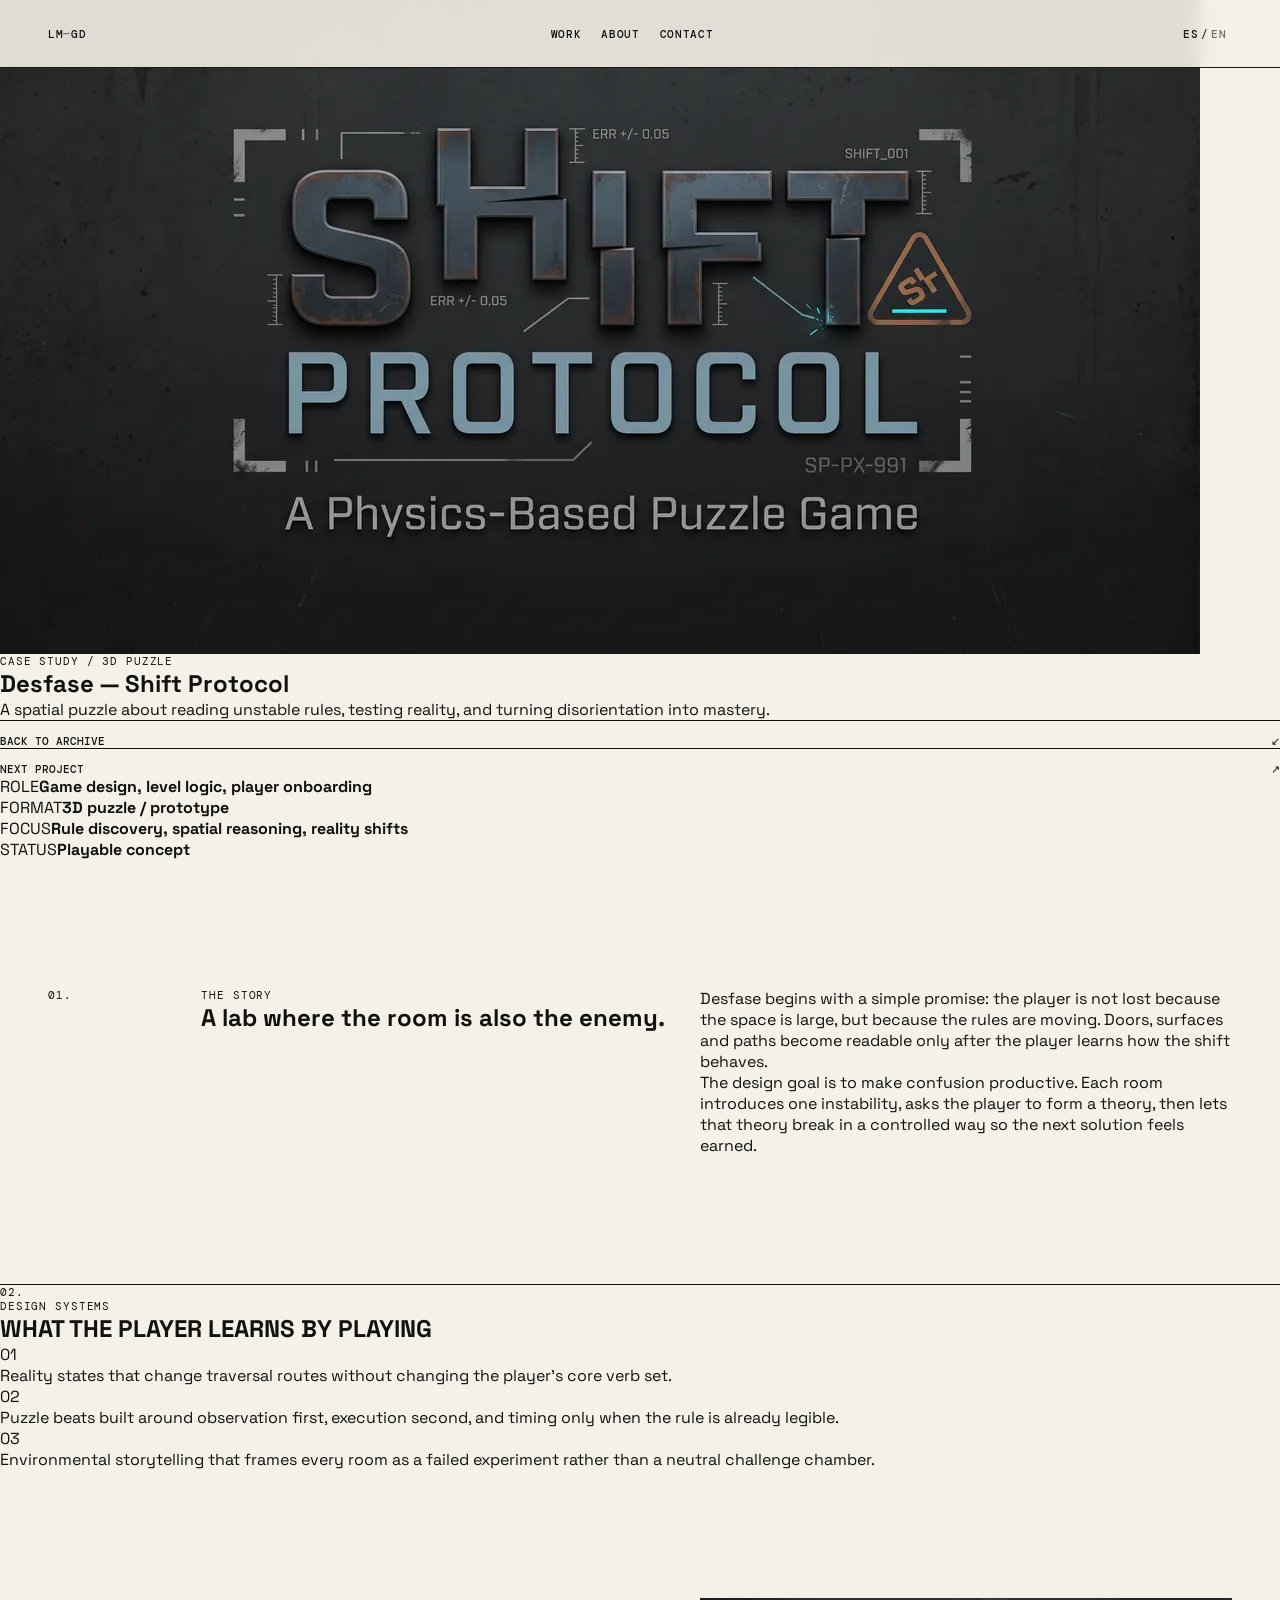
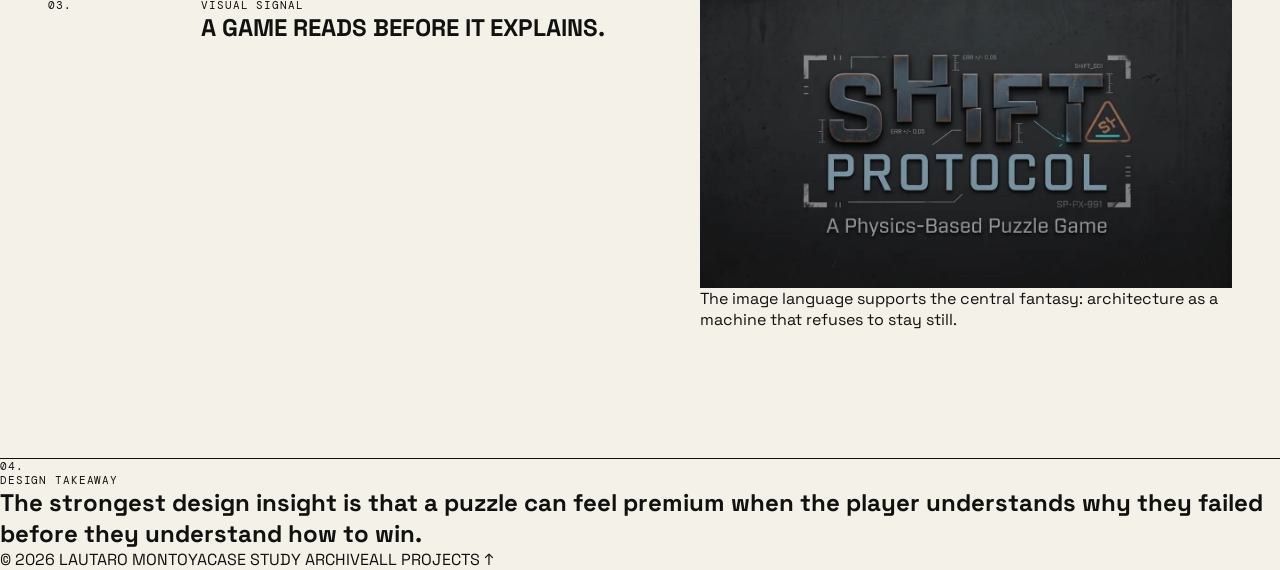
<file: project.html>
<!doctype html>
<html lang="en">
<head>
  <meta charset="utf-8">
  <meta name="viewport" content="width=device-width, initial-scale=1">
  <meta name="description" content="Project case study from Lautaro Montoya's game design portfolio.">
  <meta name="theme-color" content="#11110f">
  <title>Project Case Study — Lautaro Montoya</title>
  <link rel="preconnect" href="https://fonts.googleapis.com">
  <link rel="preconnect" href="https://fonts.gstatic.com" crossorigin>
  <link rel="stylesheet" href="https://fonts.googleapis.com/css2?family=DM+Mono:wght@400;500&family=Space+Grotesk:wght@400;500;600;700&display=swap">
  <link rel="stylesheet" href="styles.css?v=20260921">
  <script defer src="lib/manifest.js?v=20260920"></script>
  <script defer src="case-study.js?v=20260921"></script>
</head>
<body class="case-body">
  <a class="skip-link" href="#case-main">Skip to content</a>
  <header class="site-header site-header--dark">
    <a class="logo" href="index.html#top" aria-label="Lautaro Montoya, home">LM<span>—</span>GD</a>
    <nav aria-label="Case study navigation">
      <a href="index.html#work">WORK</a>
      <a href="index.html#about">ABOUT</a>
      <a href="index.html#contact">CONTACT</a>
    </nav>
    <button class="lang-toggle" type="button" aria-label="Switch language"><span>ES</span><b>/</b><span>EN</span></button>
  </header>

  <main id="case-main" class="case-shell" data-case-root>
    <section class="case-hero">
      <div class="case-hero__media"><img data-case-image src="assets/img/shift-protocol.webp" alt=""></div>
      <div class="case-hero__copy">
        <p class="eyebrow" data-case-kicker>CASE STUDY / GAME DESIGN</p>
        <h1 data-case-title>Loading case study</h1>
        <p data-case-summary></p>
        <div class="case-actions">
          <a class="arrow-link" href="index.html#work">BACK TO ARCHIVE <span>↙</span></a>
          <a class="arrow-link" data-next-case href="project.html?project=blood">NEXT PROJECT <span>↗</span></a>
        </div>
      </div>
    </section>

    <section class="case-meta" aria-label="Project facts">
      <div><span>ROLE</span><strong data-case-role></strong></div>
      <div><span>FORMAT</span><strong data-case-format></strong></div>
      <div><span>FOCUS</span><strong data-case-focus></strong></div>
      <div><span>STATUS</span><strong data-case-status></strong></div>
    </section>

    <section class="case-story grid-section">
      <p class="section-index">01.</p>
      <div class="case-copy-block">
        <p class="eyebrow" data-i18n="storyEyebrow">THE STORY</p>
        <h2 data-case-story-title></h2>
      </div>
      <div class="case-rich-text" data-case-story></div>
    </section>

    <section class="case-systems">
      <div class="case-section-heading">
        <p class="section-index">02.</p>
        <div><p class="eyebrow" data-i18n="systemsEyebrow">DESIGN SYSTEMS</p><h2 data-i18n="systemsTitle">WHAT THE PLAYER LEARNS BY PLAYING</h2></div>
      </div>
      <div class="case-system-grid" data-case-systems></div>
    </section>

    <section class="case-gallery grid-section">
      <p class="section-index">03.</p>
      <div class="case-copy-block">
        <p class="eyebrow" data-i18n="galleryEyebrow">VISUAL SIGNAL</p>
        <h2 data-i18n="galleryTitle">A GAME READS BEFORE IT EXPLAINS.</h2>
      </div>
      <div class="case-gallery-frame">
        <img data-case-gallery-image src="assets/img/shift-protocol.webp" alt="">
        <p data-case-gallery-note></p>
      </div>
    </section>

    <section class="case-outcome">
      <p class="section-index">04.</p>
      <div>
        <p class="eyebrow" data-i18n="outcomeEyebrow">DESIGN TAKEAWAY</p>
        <h2 data-case-outcome></h2>
      </div>
    </section>
  </main>

  <footer class="case-footer"><span>© <span id="year"></span> LAUTARO MONTOYA</span><span>CASE STUDY ARCHIVE</span><a href="index.html#work">ALL PROJECTS ↑</a></footer>
</body>
</html>
</file>
<file: styles.css>
/* =========================================================== base */
:root{
  --paper:#f4f1e8;--ink:#11110f;--acid:#d7ff38;--red:#e82316;--muted:#6f6d66;--line:#181817;
  --mono:"DM Mono",ui-monospace,monospace;--sans:"Space Grotesk",Arial,sans-serif;
  --ease:cubic-bezier(.16,1,.3,1);--header:64px;--gutter:1rem
}
*{box-sizing:border-box;margin:0}
html{scroll-behavior:smooth;-webkit-text-size-adjust:100%;background:var(--paper)}
body{background:var(--paper);color:var(--ink);font-family:var(--sans);overflow-x:clip;text-rendering:optimizeLegibility}
a{color:inherit;text-decoration:none}
img{display:block;max-width:100%;height:auto}
button{font:inherit;color:inherit;background:none;border:0;cursor:pointer}
:focus-visible{outline:2px solid var(--red);outline-offset:3px}
.sr-only{position:absolute;width:1px;height:1px;overflow:hidden;clip:rect(0 0 0 0);white-space:nowrap}
.skip-link{position:fixed;top:-5rem;left:1rem;z-index:200;padding:.7rem;background:var(--acid);font:500 .75rem var(--mono)}
.skip-link:focus{top:1rem}

/* Bilingüe: el idioma que no corresponde se oculta */
html[lang="en"] [data-lang="es"],html[lang="es"] [data-lang="en"]{display:none!important}

.eyebrow,.section-index{font:400 .68rem var(--mono);letter-spacing:.08em}
h1 em,h2 em,h3 em{font-style:normal;color:var(--red)}

/* =========================================================== header */
.site-header{position:fixed;z-index:50;top:0;left:0;width:100%;height:var(--header);display:grid;grid-template-columns:auto minmax(0,1fr) auto;gap:1rem;align-items:center;padding:0 var(--gutter);border-bottom:1px solid var(--line);background:color-mix(in srgb,var(--paper) 90%,transparent);backdrop-filter:blur(10px);-webkit-backdrop-filter:blur(10px)}
.logo,.site-header nav,.lang-toggle{font:500 .7rem var(--mono);letter-spacing:.06em}
.logo span{color:var(--muted)}
.site-header nav{display:flex;justify-content:center;gap:.25rem;overflow-x:auto;scrollbar-width:none}
.site-header nav a{padding:.45rem .5rem;white-space:nowrap}
.site-header nav a,.lang-toggle{transition:background .18s,color .18s}
.site-header nav a:hover,.lang-toggle:hover{background:var(--ink);color:var(--paper)}
.lang-toggle{padding:.45rem .35rem}
.lang-toggle b{padding:0 .15rem;font-weight:400}
.lang-toggle span:last-child,.lang-toggle.is-es span:first-child{color:var(--muted)}
.lang-toggle.is-es span:last-child{color:inherit}

/* =========================================================== hero */
.hero{min-height:100vh;min-height:100svh;display:flex;align-items:end;padding-top:var(--header);border-bottom:1px solid var(--line);position:relative}
.hero-grid{width:100%;display:grid;grid-template-columns:repeat(12,1fr);gap:1px;background:var(--line)}
.hero-grid>*{background:var(--paper);padding:1rem;grid-column:span 12}
.hero-label{font:400 .62rem var(--mono);letter-spacing:.08em}
.hero-main{display:flex;flex-direction:column;justify-content:end;min-height:clamp(220px,34vw,420px)}
.hero h1{font-size:clamp(3.2rem,12vw,12.5rem);line-height:.8;letter-spacing:-.08em;font-weight:700;margin-top:.55rem}
.hero-side{display:flex;flex-direction:column;gap:1.4rem;justify-content:space-between;font-size:1.05rem;line-height:1.2}
.now-building{display:grid;grid-template-columns:auto 1fr;align-items:center;gap:.25rem .6rem;padding:.8rem;background:var(--ink);color:var(--paper);font:500 .62rem var(--mono);letter-spacing:.06em;transition:background .2s}
.now-building b{grid-column:2;font:700 1.05rem var(--sans);letter-spacing:-.02em;color:var(--acid)}
.now-building:hover{background:var(--red)}
.now-building:hover b{color:var(--paper)}
.pulse{width:.55rem;height:.55rem;border-radius:50%;background:var(--acid);box-shadow:0 0 0 0 rgba(215,255,56,.7);animation:pulse 1.6s infinite}
.arrow-link{font:500 .68rem var(--mono);border-top:1px solid;padding-top:.8rem;display:flex;justify-content:space-between}
.hero-stamp{position:absolute;right:1rem;top:calc(var(--header) + 1rem);width:4.8rem;height:4.8rem;border:1px solid;border-radius:50%;display:grid;place-content:center;text-align:center;font:400 .55rem/1 var(--mono);animation:spin 14s linear infinite}

.ticker{overflow:hidden;border-bottom:1px solid var(--line);white-space:nowrap;background:var(--acid);font:500 .85rem var(--mono);padding:.78rem 0}
.ticker div{display:inline-flex;gap:1.5rem;animation:marquee 30s linear infinite}
.ticker i{font-style:normal}

/* =========================================================== KIA destacado (home) */
.spotlight{display:grid;grid-template-columns:1fr;background:#0b1018;color:#eef1f4;border-bottom:1px solid var(--line)}
.spotlight-media{position:relative;background:#000;align-self:stretch;display:flex;align-items:center}
.spotlight-media img{width:100%;height:auto;image-rendering:pixelated}
.spotlight-tag{position:absolute;left:.75rem;top:.75rem;padding:.35rem .5rem;background:var(--acid);color:var(--ink);font:500 .58rem var(--mono);letter-spacing:.05em}
.spotlight-copy{padding:2.5rem var(--gutter) 3rem;display:flex;flex-direction:column;gap:1.1rem}
.spotlight-copy .eyebrow{color:#9fb2c4}
.spotlight h2{font-size:clamp(2.8rem,8vw,6.6rem);line-height:.84;letter-spacing:-.075em}
.spotlight h2 em{color:#4fd18b}
.spotlight-question{font:500 1.15rem/1.25 var(--sans);color:#f2b45a}
.spotlight-copy>p:not(.eyebrow):not(.spotlight-question){max-width:36rem;line-height:1.45;color:#c9d2db}
.spotlight-stats{display:grid;grid-template-columns:repeat(3,1fr);border-top:1px solid #2a3442;border-bottom:1px solid #2a3442}
.spotlight-stats div{padding:.9rem .6rem .9rem 0}
.spotlight-stats div+div{padding-left:.8rem;border-left:1px solid #2a3442}
.spotlight-stats dt{font:700 clamp(1.5rem,4vw,2.4rem)/1 var(--sans);letter-spacing:-.05em}
.spotlight-stats dd{margin-top:.35rem;font:400 .6rem/1.3 var(--mono);color:#9fb2c4}
.button-primary{align-self:flex-start;display:inline-flex;gap:.8rem;padding:1rem 1.2rem;background:var(--acid);color:var(--ink);font:500 .72rem var(--mono);letter-spacing:.06em;transition:transform .25s var(--ease),background .2s}
.button-primary:hover{transform:translateX(4px);background:#fff}

/* =========================================================== secciones */
.grid-section{display:grid;grid-template-columns:1fr;gap:2rem;padding:5rem var(--gutter);border-bottom:1px solid}
.intro-copy h2,.principles h2,.work h2,.contact h2{font-size:clamp(2.5rem,7.4vw,8rem);line-height:.86;letter-spacing:-.075em;margin-top:.7rem}
.intro-side{display:grid;grid-template-columns:1fr;gap:1rem;font-size:.98rem;line-height:1.35}
.intro-side p+p{margin-top:.8rem}
.intro-side img{width:100%;max-width:340px;aspect-ratio:4/5;object-fit:cover;object-position:50% 20%;border:1px solid var(--line)}
.stats{display:grid;grid-template-columns:repeat(3,1fr);border-bottom:1px solid}
.stats div{padding:1rem;border-right:1px solid}
.stats div:last-child{border:0}
.stats strong{display:block;font-size:clamp(2rem,6vw,5.5rem);letter-spacing:-.08em;line-height:1}
.stats>div>span{display:block;margin-top:.4rem;font:400 .56rem/1.3 var(--mono)}

/* =========================================================== proyectos */
.work{padding:5rem var(--gutter);border-bottom:1px solid}
.work-heading{display:grid;grid-template-columns:45px 1fr;gap:1rem;margin-bottom:3rem}
.work-note{grid-column:2;font:400 .68rem var(--mono);align-self:end}
.project-list{border-top:1px solid}
.project{display:grid;grid-template-columns:35px 1fr 35px;gap:.75rem;padding:1rem 0;border-bottom:1px solid;position:relative;cursor:pointer;transition:background .25s,color .25s}
.project-number{font:400 .65rem var(--mono)}
.project-image{grid-column:span 2;position:relative;overflow:hidden;aspect-ratio:1.5;background:#111}
.project-image img{width:100%;height:100%;object-fit:cover;filter:saturate(.75);transition:filter .5s var(--ease),transform .7s var(--ease)}
.project-image span{position:absolute;top:.6rem;left:.6rem;padding:.35rem .45rem;background:var(--acid);color:var(--ink);font:500 .56rem var(--mono)}
.project-info{grid-column:span 2}
.project h3{font-size:clamp(1.55rem,4vw,3.5rem);letter-spacing:-.06em;line-height:.9}
.project-info p{max-width:32rem;margin-top:.8rem;font-size:.95rem;line-height:1.3}
.project-info .project-status{font:500 .62rem var(--mono);letter-spacing:.06em;color:#14853b}
.project-trigger{position:absolute;right:0;bottom:.75rem;width:2.5rem;height:2.5rem;display:grid;place-items:center;font-size:1.6rem;transition:transform .3s var(--ease)}
.project--featured .project-image img{filter:none}
@media(hover:hover){
  .project:hover{background:var(--ink);color:var(--paper)}
  .project:hover .project-image img{filter:invert(1) grayscale(1);transform:scale(1.04)}
  .project--featured:hover .project-image img{filter:saturate(1.2) contrast(1.05)}
  .project:hover .project-trigger{transform:translate(5px,-5px)}
  .project:hover h3 em{color:var(--acid)}
  .project:hover .project-status{color:var(--acid)}
}

.principles{background:var(--ink);color:var(--paper)}
.principles h2 em{color:var(--acid)}
.principles ol{list-style:none;padding:0;border-top:1px solid #777}
.principles li{display:grid;grid-template-columns:3rem 1fr;gap:1rem;padding:.9rem 0;border-bottom:1px solid #777;font-size:clamp(1rem,2.2vw,1.7rem);line-height:1.1}
.principles li>span{font:400 .65rem var(--mono);color:var(--acid)}
.contact{display:grid;grid-template-columns:45px 1fr;gap:1rem;padding:5rem var(--gutter);min-height:75vh;border-bottom:1px solid}
.contact>div{min-width:0}
.contact h2{font-size:clamp(2rem,9.5vw,11rem)}
.contact-links{grid-column:2;display:flex;flex-direction:column;align-items:flex-start;gap:.75rem;margin-top:2rem}
.contact-links a{font:500 .7rem var(--mono);padding:.8rem;border:1px solid;transition:background .2s,color .2s}
.contact-links a:hover{background:var(--ink);color:var(--acid)}
.contact-links p{margin-top:1rem;font-size:.85rem;line-height:1.35}
.site-footer{display:flex;flex-wrap:wrap;justify-content:space-between;gap:1rem;padding:1rem var(--gutter);font:400 .58rem var(--mono)}

/* =========================================================== efectos */
.cursor-coords{display:none;position:fixed;left:0;top:0;z-index:300;pointer-events:none;font:500 .6rem var(--mono);background:var(--acid);color:var(--ink);padding:.25rem;opacity:0}
.cursor-coords.is-ready{opacity:1}
.splash{position:fixed;inset:0;z-index:400;background:var(--ink);color:var(--acid);display:none;align-items:center;justify-content:space-between;padding:1rem;font:500 .7rem var(--mono)}
.splash.is-playing{display:flex;animation:splash-out .6s 1.1s var(--ease) forwards}
.splash span:first-child{font-size:2rem;letter-spacing:-.1em}
.reveal{opacity:0;transform:translateY(24px);transition:opacity .8s var(--ease),transform .8s var(--ease)}
.reveal.is-visible{opacity:1;transform:none}
.no-js .reveal{opacity:1;transform:none}
@keyframes marquee{to{transform:translateX(-50%)}}
@keyframes spin{to{rotate:360deg}}
@keyframes splash-out{to{transform:translateY(-100%);visibility:hidden}}
@keyframes pulse{70%{box-shadow:0 0 0 8px rgba(215,255,56,0)}100%{box-shadow:0 0 0 0 rgba(215,255,56,0)}}

/* =========================================================== modal de casos */
.case-modal{position:fixed;inset:0;z-index:100;opacity:0;transition:opacity .25s ease}
.case-modal[hidden]{display:none}
.case-modal.is-open{opacity:1}
.case-modal-backdrop{position:absolute;inset:0;background:rgba(17,17,15,.84);backdrop-filter:blur(8px);-webkit-backdrop-filter:blur(8px)}
.case-modal-dialog{position:relative;width:100%;height:100%;overflow:auto;overscroll-behavior:contain;background:var(--paper);color:var(--ink);transform:translateY(24px);transition:transform .4s var(--ease)}
.case-modal-dialog:focus{outline:none}
.case-modal.is-open .case-modal-dialog{transform:none}
.case-modal-close{position:absolute;z-index:3;top:.6rem;right:.6rem;width:2.6rem;height:2.6rem;display:grid;place-items:center;border:1px solid var(--line);background:var(--paper);font-size:1.5rem;line-height:1}
.case-modal-close:hover,.case-modal-footer button:hover{background:var(--ink);color:var(--acid)}
.case-modal-topline{display:flex;justify-content:space-between;gap:1rem;padding:1.1rem 4rem 1.1rem 1rem;border-bottom:1px solid var(--line);font:400 .62rem var(--mono);letter-spacing:.08em}
.case-modal-hero{display:grid;grid-template-columns:1fr;border-bottom:1px solid var(--line)}
.case-modal-gallery{min-width:0;background:var(--ink)}
.case-modal-image{position:relative;height:clamp(240px,52vw,440px);display:flex;align-items:center;justify-content:center}
.case-modal-image img{width:100%;height:100%;object-fit:contain}
.gallery-nav{position:absolute;top:50%;transform:translateY(-50%);width:2.4rem;height:3rem;background:rgba(17,17,15,.7);color:var(--paper);font-size:1.6rem}
.gallery-nav:hover{background:var(--acid);color:var(--ink)}
.gallery-nav--prev{left:0}.gallery-nav--next{right:0}
.has-single-image .gallery-nav,.has-single-image .case-modal-thumbs{display:none}
.case-modal-thumbs{display:flex;gap:.5rem;padding:.75rem;overflow-x:auto;border-top:1px solid rgba(255,255,255,.12)}
.case-modal-thumb{flex:0 0 76px;height:54px;padding:0;border:1px solid rgba(255,255,255,.2);overflow:hidden;opacity:.55;transition:opacity .2s}
.case-modal-thumb:hover,.case-modal-thumb.is-active{opacity:1;border-color:var(--acid)}
.case-modal-thumb img{width:100%;height:100%;object-fit:cover}
.case-modal-heading{min-width:0;padding:2rem 1rem;display:flex;flex-direction:column;justify-content:flex-end}
.case-modal-heading p:first-child{font:400 .62rem var(--mono);letter-spacing:.08em;margin-bottom:.7rem;color:var(--red)}
.case-modal-heading h2{font-size:clamp(2.2rem,6vw,5rem);line-height:.86;letter-spacing:-.07em}
.case-modal-heading p:last-child{max-width:38rem;margin-top:1rem;font-size:1.05rem;line-height:1.25}
.case-modal-content{display:grid;grid-template-columns:1fr}
.case-modal-content section{padding:1.4rem 1rem;border-bottom:1px solid var(--line)}
.case-modal-label{margin-bottom:.65rem;font:500 .62rem var(--mono);letter-spacing:.08em;color:var(--muted)}
.case-modal-content section p:last-child{max-width:52rem;font-size:1rem;line-height:1.45}
.case-modal-footer{display:flex;flex-wrap:wrap;align-items:center;justify-content:space-between;gap:1rem;padding:1rem;font:400 .6rem var(--mono)}
.case-modal-footer button{padding:.65rem .8rem;border:1px solid var(--line);font:500 .62rem var(--mono)}
body.case-modal-open{overflow:hidden}

/* =========================================================== responsive (home) */
@media(min-width:720px){
  :root{--gutter:2rem;--header:68px}
  .hero-grid>*{padding:1.4rem}
  .hero-label{grid-column:span 2}
  .hero-main{grid-column:span 7}
  .hero-side{grid-column:span 3}
  .grid-section{grid-template-columns:1.3fr 5fr 5.7fr;padding:8rem var(--gutter)}
  .intro-copy{grid-column:2}
  .intro-side{grid-column:3;grid-template-columns:minmax(0,1fr) minmax(0,1.1fr);align-items:end;gap:1.5rem}
  .stats div{padding:1.5rem 2rem}
  .work{padding:8rem var(--gutter)}
  .work-heading{grid-template-columns:1.3fr 5fr 5.7fr}
  .work-note{grid-column:auto}
  .project{grid-template-columns:1.3fr 3.2fr 5.2fr 1fr;gap:1rem;padding:1.3rem 0;align-items:start}
  .project-image{grid-column:auto;aspect-ratio:1.3}
  .project-info{grid-column:auto;padding-top:.3rem}
  .project-trigger{position:static;justify-self:end}
  .principles-copy{grid-column:2}
  .principles ol{grid-column:3}
  .contact{grid-template-columns:1.3fr 5fr 5.7fr;padding:8rem var(--gutter)}
  .contact-links{grid-column:3;margin-top:0;align-self:end}
  .cursor-coords{display:block}
  .case-modal-dialog{width:min(1100px,calc(100% - 4rem));height:auto;max-height:90vh;margin:5vh auto;border:1px solid var(--line);box-shadow:0 30px 80px rgba(0,0,0,.35)}
  .case-modal-close{top:1rem;right:1rem}
  .case-modal-topline{padding:1.2rem 5rem 1.2rem 2rem}
  .case-modal-hero{grid-template-columns:minmax(0,1.35fr) minmax(280px,1fr)}
  .case-modal-image{height:380px}
  .case-modal-thumb{flex-basis:88px;height:62px}
  .case-modal-heading{padding:2rem}
  .case-modal-content{grid-template-columns:1fr 1fr}
  .case-modal-content section{padding:2rem}
  .case-modal-content section:nth-child(odd){border-right:1px solid var(--line)}
  .case-modal-content .case-modal-wide{grid-column:1/-1;border-right:0}
  .case-modal-footer{padding:1.2rem 2rem}
}
@media(min-width:960px){
  .spotlight{grid-template-columns:1.25fr 1fr}
  .spotlight-copy{padding:3.5rem 2.5rem;justify-content:center}
}
@media(min-width:1280px){
  :root{--gutter:3rem}
  .hero-grid>*{padding:2rem}
  .hero-side{font-size:1.2rem}
  .project--featured{grid-template-columns:1.3fr 3.2fr 3.2fr 2fr 1fr}
  .project--featured .project-image{grid-column:span 2}
  .project--featured .project-info{padding-left:1rem}
  .project-info p{font-size:1rem}
}
@media(max-width:520px){
  .site-header{gap:.5rem}
  .hero{min-height:0;padding-top:calc(var(--header) + 2.5rem)}
  .hero-main{min-height:0}
  .site-header nav{justify-content:flex-start}
  .site-header nav a{padding:.45rem .3rem}
  .hero-stamp{display:none}
}
@media(prefers-reduced-motion:reduce){
  *,*::before,*::after{animation-duration:.001ms!important;animation-iteration-count:1!important;transition-duration:.001ms!important;scroll-behavior:auto!important}
  .reveal{opacity:1;transform:none}
}

/* =========================================================== página de KIA */
.page-kia{
  --night:#0b1018;--night-2:#111a26;--panel:#16212f;--edge:#253246;--text:#e7ecf1;--soft:#a9b6c4;
  --kia-green:#4fd18b;--lamp:#f2b45a;--blood:#e0533f;--you:#3f7ee8;--px:"Press Start 2P",var(--mono);
  background:var(--night);color:var(--text)
}
html:has(.page-kia){background:#0b1018}
.page-kia .site-header{background:color-mix(in srgb,#0b1018 88%,transparent);border-color:var(--edge);color:var(--text)}
.page-kia .site-header nav a:hover,.page-kia .lang-toggle:hover{background:var(--text);color:var(--night)}
.page-kia .logo span,.page-kia .lang-toggle span:last-child,.page-kia .lang-toggle.is-es span:first-child{color:#6b7b8e}
.page-kia .lang-toggle.is-es span:last-child{color:inherit}
.page-kia :focus-visible{outline-color:var(--lamp)}
.page-kia h2 em,.page-kia h1 em{color:var(--kia-green)}
.page-kia .eyebrow{color:var(--lamp)}
.page-kia img.px{image-rendering:pixelated}

.kia-hero{position:relative;padding:calc(var(--header) + 1.5rem) var(--gutter) 3rem;background:radial-gradient(ellipse at 50% 30%,#14202e 0%,var(--night) 70%)}
.kia-hero-inner{max-width:1200px;width:100%;margin:0 auto;display:grid;gap:2rem;align-items:center}
.kia-cover{margin:0}
.kia-cover img{width:100%;border:1px solid var(--edge);box-shadow:0 30px 80px rgba(0,0,0,.55),0 0 0 6px #070a10}
.kia-hero-copy{display:grid;gap:1.4rem;align-content:center}
.kia-kicker{font:400 .58rem/1.6 var(--px);color:var(--text);letter-spacing:.04em}
.kia-question{max-width:34rem;font:500 clamp(1.15rem,2.6vw,1.6rem)/1.2 var(--sans);color:var(--lamp)}
.kia-meta{display:grid;grid-template-columns:repeat(2,1fr);border-top:1px solid var(--edge);max-width:900px}
.kia-meta div{padding:.9rem .8rem .2rem 0}
.kia-meta dt{font:400 .6rem var(--mono);color:var(--soft);letter-spacing:.08em}
.kia-meta dd{margin-top:.35rem;font-size:.95rem;line-height:1.25}

.kia-section{padding:5rem var(--gutter);border-top:1px solid var(--edge)}
.kia-wrap{max-width:1200px;margin:0 auto}
.kia-head{display:grid;gap:1rem;margin-bottom:2.5rem;max-width:880px}
.kia-head h2{font-size:clamp(2.2rem,6vw,5rem);line-height:.88;letter-spacing:-.065em}
.kia-head p:not(.eyebrow){font-size:1.08rem;line-height:1.5;color:var(--soft);max-width:44rem}
.kia-lead{font-size:clamp(1.25rem,2.4vw,1.75rem);line-height:1.35;max-width:52rem}
.kia-lead strong{color:var(--lamp);font-weight:500}
.kia-text{font-size:1.02rem;line-height:1.6;color:var(--soft);max-width:44rem}
.kia-text strong{color:var(--text);font-weight:600}

.kia-two{display:grid;gap:2rem;align-items:center}
.kia-figure{margin:0}
.kia-figure img{width:100%;border:1px solid var(--edge);background:#000}
.kia-figure figcaption{margin-top:.6rem;font:400 .66rem/1.5 var(--mono);color:var(--soft)}
[data-zoom]{cursor:zoom-in;transition:filter .2s,transform .3s var(--ease)}
[data-zoom]:hover{filter:brightness(1.12)}

/* pilares */
.pillars{display:grid;gap:1px;background:var(--edge);border:1px solid var(--edge);list-style:none;padding:0;counter-reset:p}
.pillars li{background:var(--night-2);padding:1.6rem 1.3rem;display:grid;gap:.7rem;align-content:start}
.pillars li::before{counter-increment:p;content:"0" counter(p);font:400 .6rem var(--px);color:var(--lamp)}
.pillars h3{font-size:1.45rem;letter-spacing:-.04em;line-height:1}
.pillars p{color:var(--soft);line-height:1.5;font-size:.97rem}

/* fatiga */
.fatigue{display:grid;gap:2rem;align-items:start}
.fatigue-chain{display:flex;flex-wrap:wrap;align-items:center;gap:.5rem;font:500 .72rem var(--mono);margin:1.6rem 0}
.fatigue-chain span{padding:.55rem .7rem;border:1px solid var(--edge);background:var(--panel)}
.fatigue-chain i{font-style:normal;color:var(--lamp)}
.fatigue-chain .is-hot{border-color:var(--blood);color:#ffb3a6}
.fatigue-example{padding:1rem 1.2rem;border-left:3px solid var(--lamp);background:var(--panel);font-size:.95rem;line-height:1.5;color:var(--soft)}
.fatigue-example b{color:var(--text)}
.meter{--fill:0%;padding:1.4rem;border:1px solid var(--edge);background:var(--night-2)}
.meter-top{display:flex;justify-content:space-between;align-items:baseline;font:400 .62rem var(--px);margin-bottom:1rem}
.fatigue-value{color:var(--lamp)}
.meter-bar{position:relative;height:22px;background:#06090e;border:2px solid #2d3a4d;box-shadow:inset 0 2px 0 rgba(0,0,0,.6)}
.meter-bar::before{content:"";position:absolute;inset:0;width:var(--fill);background:#4fd18b;transition:width .2s steps(10)}
.meter[data-level="lucido"] .meter-bar::before{background:#4fd18b}
.meter[data-level="estres"] .meter-bar::before{background:#d9c24a}
.meter[data-level="agotamiento"] .meter-bar::before{background:#f2b45a}
.meter[data-level="colapso"] .meter-bar::before{background:#e0533f;animation:blink 1s steps(2) infinite}
.meter-ticks{display:grid;grid-template-columns:repeat(11,1fr);font:400 .55rem var(--mono);color:#6b7b8e;margin-top:.35rem}
.meter input{width:100%;margin:1rem 0 1.2rem;accent-color:var(--lamp);cursor:pointer}
.fatigue-states{display:grid;gap:.5rem}
.fatigue-state{display:grid;grid-template-columns:8.5rem 1fr;gap:.8rem;padding:.7rem .8rem;border:1px solid var(--edge);opacity:.45;transition:opacity .2s,border-color .2s,background .2s;font-size:.9rem;line-height:1.35}
.fatigue-state>b{font:400 .5rem/1.7 var(--px)}
.fatigue-state.is-active{opacity:1;border-color:var(--lamp);background:var(--panel)}
@keyframes blink{50%{opacity:.45}}

/* dos vidas */
.lives{display:grid;gap:1px;background:var(--edge);border:1px solid var(--edge)}
.lives div{background:var(--night-2);padding:1.4rem}
.lives h3{font:400 .7rem var(--px);margin-bottom:.8rem}
.life-bar{height:16px;border:2px solid #2d3a4d;background:#06090e;margin-bottom:1rem}
.life-bar span{display:block;height:100%}
.lives p{color:var(--soft);line-height:1.5;font-size:.95rem}

/* jefes */
.bosses{display:grid;gap:1.2rem}
.boss{display:grid;grid-template-rows:auto 1fr;background:var(--night-2);border:1px solid var(--edge);overflow:hidden}
.boss-shot{position:relative;aspect-ratio:16/9;overflow:hidden;background:#000}
.boss-shot img{width:100%;height:100%;object-fit:cover;transform-origin:25% 50%;transition:transform .6s var(--ease)}
.boss:hover .boss-shot img{transform:scale(1.06)}
.boss-shot span{position:absolute;left:.6rem;bottom:.6rem;padding:.35rem .45rem;background:rgba(11,16,24,.86);font:400 .5rem/1.4 var(--px);color:var(--lamp)}
.boss-body{padding:1.2rem 1.2rem 1.4rem;display:grid;gap:.6rem;align-content:start}
.boss h3{font-size:1.5rem;letter-spacing:-.045em;line-height:1}
.boss h3 small{display:block;margin-top:.35rem;font:400 .62rem var(--mono);letter-spacing:.06em;color:var(--soft)}
.boss p{color:var(--soft);line-height:1.5;font-size:.95rem}
.boss p b{color:var(--text);font-weight:600}
.boss--final{border-color:#5a6b80;background:linear-gradient(160deg,#152030,#0b1018)}

/* estructura */
.run{display:flex;flex-wrap:wrap;gap:.4rem;list-style:none;padding:0;margin-bottom:2.5rem}
.run li{padding:.6rem .7rem;border:1px solid var(--edge);background:var(--panel);font:500 .7rem var(--mono)}
.run .is-boss{border-color:var(--blood);color:#ffb3a6}
.run .is-final{background:#e7ecf1;color:var(--night);border-color:#e7ecf1}
.run .arrow{border:0;background:none;padding:.6rem .1rem;color:var(--lamp)}
.day{display:grid;gap:1px;background:var(--edge);border:1px solid var(--edge);list-style:none;padding:0;counter-reset:d}
.day li{background:var(--night-2);padding:1.1rem 1.1rem 1.3rem;display:grid;gap:.45rem;align-content:start}
.day li::before{counter-increment:d;content:counter(d,decimal-leading-zero);font:400 .55rem var(--px);color:var(--lamp)}
.day h3{font-size:1.1rem;letter-spacing:-.03em}
.day p{font-size:.9rem;line-height:1.45;color:var(--soft)}

/* simulación */
.sim-grid{display:grid;gap:1.2rem}
.sim-card{border:1px solid var(--edge);background:var(--night-2);padding:1.4rem}
.sim-card h3{font:400 .62rem/1.6 var(--px);color:var(--lamp);margin-bottom:1rem}
.bars{display:grid;gap:.75rem;list-style:none;padding:0}
.bars li{display:grid;grid-template-columns:8.5rem 1fr 3.2rem;gap:.7rem;align-items:center;font:400 .7rem var(--mono)}
.bars .track{height:14px;background:#06090e;border:1px solid #2d3a4d;position:relative}
.bars .track i{position:absolute;inset:0 auto 0 0;background:var(--c,#4fd18b)}
.bars .target{position:absolute;top:-4px;bottom:-4px;border-left:1px dashed var(--lamp);border-right:1px dashed var(--lamp);background:rgba(242,180,90,.08)}
.bars b{text-align:right;font-weight:500}
.sim-note{margin-top:1rem;font:400 .64rem/1.5 var(--mono);color:var(--soft)}
.decision{border-left:3px solid var(--kia-green);padding:1rem 1.2rem;background:var(--panel)}
.decision h3{font-size:1.15rem;letter-spacing:-.03em;margin-bottom:.5rem}
.decision p{color:var(--soft);line-height:1.5;font-size:.95rem}
.decision p+p{margin-top:.6rem}
.decision .rule{color:var(--text);font-weight:600}
.kpis{display:grid;grid-template-columns:repeat(2,1fr);gap:1px;background:var(--edge);border:1px solid var(--edge);margin-top:1.2rem}
.kpis div{background:var(--night-2);padding:1.1rem}
.kpis strong{display:block;font:700 clamp(1.6rem,4vw,2.5rem)/1 var(--sans);letter-spacing:-.05em}
.kpis span{display:block;margin-top:.4rem;font:400 .62rem/1.4 var(--mono);color:var(--soft)}

/* craft */
.craft{display:grid;gap:1.2rem}
.craft-item{display:grid;gap:.9rem;align-content:start}
.craft-item h3{font-size:1.25rem;letter-spacing:-.035em}
.craft-item p{color:var(--soft);line-height:1.5;font-size:.95rem}
.gallery{display:grid;grid-template-columns:repeat(2,1fr);gap:.6rem}
.gallery figure{margin:0}
.gallery img{width:100%;aspect-ratio:16/9;object-fit:cover;border:1px solid var(--edge)}
.gallery figcaption{margin-top:.35rem;font:400 .58rem/1.4 var(--mono);color:var(--soft)}
.evolution{display:grid;gap:1.2rem;align-items:start}
.evolution .tag{display:inline-block;margin-bottom:.6rem;padding:.3rem .45rem;font:400 .5rem var(--px);background:#2a3442}
.evolution .tag--now{background:var(--kia-green);color:var(--night)}

.next-list{list-style:none;padding:0;display:grid;gap:1px;background:var(--edge);border:1px solid var(--edge)}
.next-list li{background:var(--night-2);padding:1rem 1.2rem;display:grid;grid-template-columns:1.6rem 1fr;gap:.6rem;line-height:1.45;color:var(--soft);font-size:.95rem}
.next-list li::before{content:"▸";color:var(--lamp)}
.next-list b{color:var(--text);font-weight:600}

.kia-cta{padding:5rem var(--gutter) 6rem;border-top:1px solid var(--edge);text-align:left}
.kia-cta h2{font-size:clamp(2.4rem,7vw,6rem);line-height:.86;letter-spacing:-.07em;margin:.8rem 0 2rem}
.kia-cta-links{display:flex;flex-wrap:wrap;gap:.8rem}
.button-ghost{display:inline-flex;gap:.8rem;padding:1rem 1.2rem;border:1px solid var(--edge);font:500 .72rem var(--mono);letter-spacing:.06em;transition:border-color .2s,background .2s}
.button-ghost:hover{border-color:var(--text);background:var(--panel)}
.page-kia .site-footer{border-top:1px solid var(--edge);color:var(--soft)}

/* visor de imágenes */
.lightbox{position:fixed;inset:0;z-index:150;background:rgba(5,8,12,.94);display:grid;grid-template-rows:1fr auto;padding:3.5rem .5rem 1rem}
.lightbox[hidden]{display:none}
.lightbox figure{margin:0;display:grid;grid-template-rows:1fr auto;gap:.7rem;min-height:0}
.lightbox img{width:100%;height:100%;min-height:0;object-fit:contain;image-rendering:pixelated}
.lightbox figcaption{text-align:center;font:400 .68rem/1.5 var(--mono);color:#c9d2db;max-width:60rem;margin:0 auto}
.lightbox-close{position:absolute;top:.6rem;right:.6rem;width:2.6rem;height:2.6rem;border:1px solid #3a4658;color:#fff;font-size:1.5rem}
.lightbox-step{position:absolute;top:50%;width:2.6rem;height:3.4rem;transform:translateY(-50%);background:rgba(17,26,38,.8);color:#fff;font-size:1.6rem}
.lightbox-step:hover,.lightbox-close:hover{background:var(--lamp);color:var(--night)}
.lightbox-step[data-lightbox-step="-1"]{left:.5rem}
.lightbox-step[data-lightbox-step="1"]{right:.5rem}

@media(min-width:720px){
  .kia-hero{padding-bottom:4rem}
  .kia-meta{grid-template-columns:repeat(4,1fr)}
  .kia-section{padding:7rem var(--gutter)}
  .kia-two{grid-template-columns:1fr 1fr;gap:3rem}
  .pillars{grid-template-columns:repeat(3,1fr)}
  .lives{grid-template-columns:1fr 1fr}
  .bosses{grid-template-columns:repeat(2,1fr)}
  .day{grid-template-columns:repeat(3,1fr)}
  .sim-grid{grid-template-columns:1.1fr 1fr}
  .kpis{grid-template-columns:repeat(4,1fr)}
  .craft{grid-template-columns:repeat(2,1fr);gap:2.5rem 2rem}
  .gallery{grid-template-columns:repeat(3,1fr)}
  .evolution{grid-template-columns:1fr 1fr}
  .lightbox{padding:3.5rem 4rem 1.5rem}
}
@media(min-width:1024px){
  .fatigue{grid-template-columns:1.1fr 1fr;gap:4rem}
  .bosses{grid-template-columns:repeat(3,1fr)}
  .day{grid-template-columns:repeat(6,1fr)}
}
@media(max-width:520px){
  .nav-extra{display:none}
  .fatigue-state{grid-template-columns:1fr;gap:.35rem}
  .bars li{grid-template-columns:7rem 1fr 2.8rem}
}
@media(max-width:719px){
  .contact{grid-template-columns:1fr;gap:.5rem}
  .contact-links{grid-column:1}
}

/* botón de itch.io y portada de KIA */
.button-itch{display:inline-flex;gap:.8rem;padding:1rem 1.2rem;background:#fa5c5c;color:#fff;font:500 .72rem var(--mono);letter-spacing:.06em;transition:transform .25s var(--ease),background .2s}
.button-itch:hover{background:#ff7a7a;transform:translateX(4px)}
.spotlight-links{display:flex;flex-wrap:wrap;gap:.7rem}
.spotlight-media{padding:1rem}
.spotlight-media img{image-rendering:auto;box-shadow:0 20px 60px rgba(0,0,0,.6)}
.project--featured .project-image img{object-position:50% 35%}
@media(min-width:960px){
  .kia-hero{min-height:100svh;display:grid;align-items:center}
  .kia-hero-inner{grid-template-columns:1.25fr 1fr;gap:3rem}
  .spotlight-media{padding:2rem}
}
</file>
